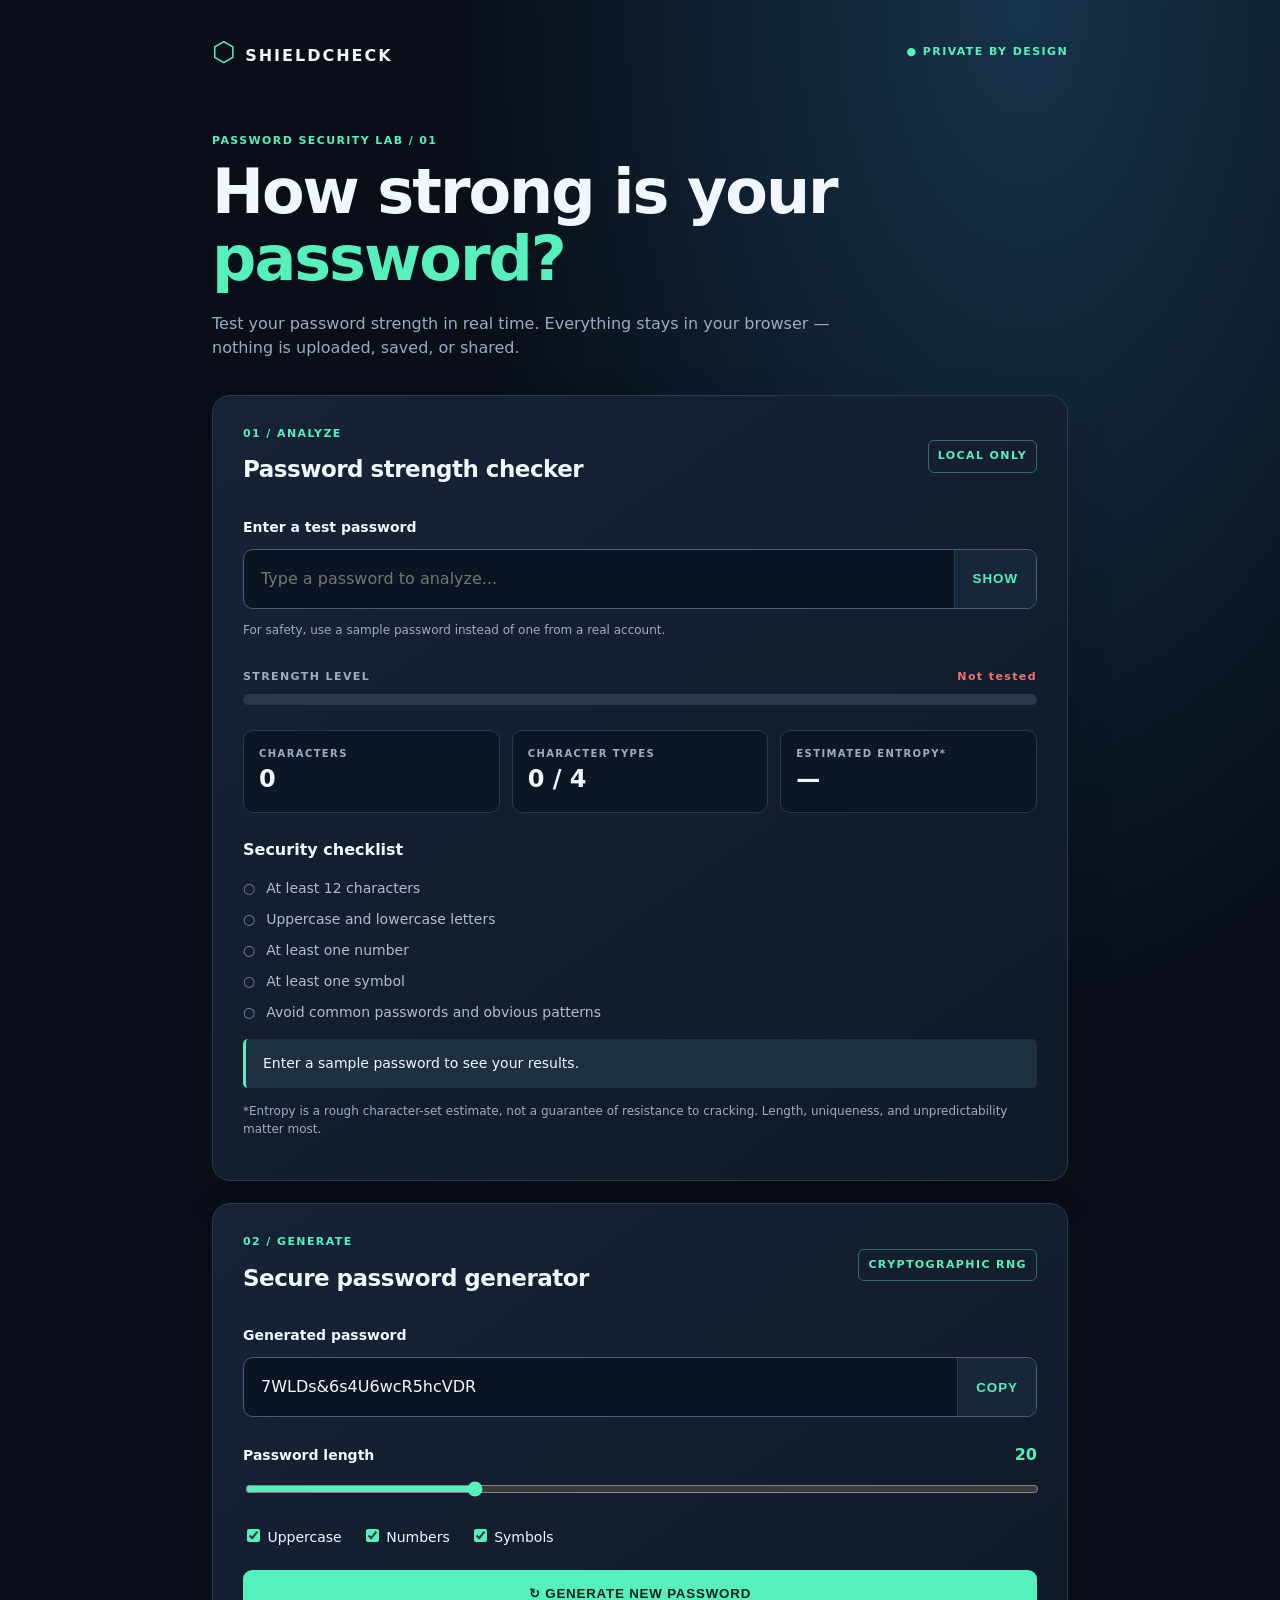
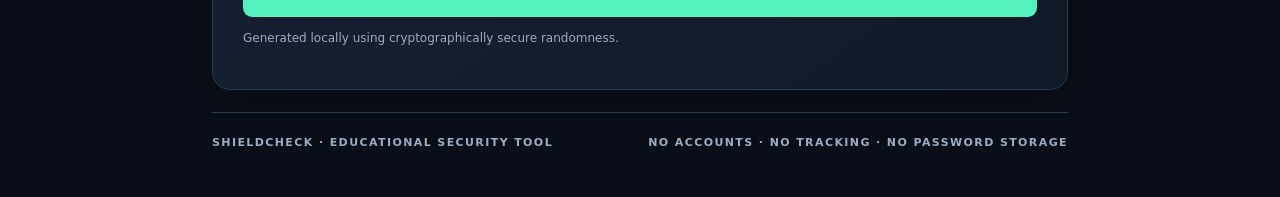
<file: index.html>
<!doctype html>
<!-- This tells the browser to use modern HTML5. -->

<!-- The html element contains the entire webpage. -->
<html lang="en">

<!-- The head contains settings and information about the website. -->
<head>

  <!-- UTF-8 supports letters, symbols, and special characters. -->
  <meta charset="utf-8">

  <!-- This makes the website fit different screen sizes. -->
  <meta name="viewport" content="width=device-width, initial-scale=1">

  <!-- This description summarizes the website for search engines. -->
  <meta name="description" content="A privacy-first password strength checker and secure password generator.">

  <!-- This limits referrer information sent to other websites. -->
  <meta name="referrer" content="no-referrer">

  <!-- The title appears in the browser tab. -->
  <title>ShieldCheck | Password Security Lab</title>

  <!-- This connects the external CSS file that controls the design. -->
  <link rel="stylesheet" href="style.css">

  <!-- This connects the external JavaScript file.
       defer waits until the HTML has been parsed before running it. -->
  <script src="script.js" defer></script>
</head>

<!-- The body contains everything visible on the webpage. -->
<body>

  <!-- The main element contains the primary website content. -->
  <main class="shell">

    <!-- This header displays the website name and privacy message.
         A class is a reusable name used to style elements with CSS.
         aria-hidden hides the decorative logo from screen readers. -->
    <header class="top"><div class="brand"><span class="logo" aria-hidden="true">⬡</span> SHIELDCHECK</div><span class="privacy">● PRIVATE BY DESIGN</span></header>

    <!-- This section introduces the password security tool.
         h1 is the main heading, and p creates a paragraph. -->
    <section class="hero"><p class="eyebrow">PASSWORD SECURITY LAB / 01</p><h1>How strong is your <em>password?</em></h1><p>Test your password strength in real time. Everything stays in your browser — nothing is uploaded, saved, or shared.</p></section>

    <!-- This section contains the password strength checker.
         aria-labelledby connects the section to its heading for accessibility. -->
    <section class="panel" aria-labelledby="check-heading">

      <!-- This displays the section heading and its LOCAL ONLY label.
           An id is a unique identifier used by JavaScript or HTML references. -->
      <div class="panel-header"><div><p class="eyebrow">01 / ANALYZE</p><h2 id="check-heading">Password strength checker</h2></div><span class="chip">LOCAL ONLY</span></div>

      <!-- The label describes the input field.
           The input accepts a test password, and the button shows or hides it.
           aria-describedby connects the input to its safety note. -->
      <label for="password">Enter a test password</label><div class="password-wrap"><input id="password" type="password" placeholder="Type a password to analyze..." autocomplete="off" spellcheck="false" autocapitalize="off" aria-describedby="privacy-note"><button id="toggle" type="button" aria-label="Show password">SHOW</button></div>

      <!-- This reminds users not to enter a real account password. -->
      <p class="note" id="privacy-note">For safety, use a sample password instead of one from a real account.</p>

      <!-- This displays the password strength rating and progress bar.
           aria-live announces rating changes to assistive technology.
           aria-valuenow communicates the current progress value. -->
      <div class="meter-header"><span>STRENGTH LEVEL</span><strong id="strength-label" aria-live="polite">Not tested</strong></div><div class="meter" role="progressbar" aria-label="Password strength" aria-valuemin="0" aria-valuemax="100" aria-valuenow="0" id="meter"><div id="meter-fill"></div></div>

      <!-- These elements display password statistics.
           JavaScript updates the character count, types, and entropy. -->
      <div class="stats"><div><span>CHARACTERS</span><strong id="length">0</strong></div><div><span>CHARACTER TYPES</span><strong id="types">0 / 4</strong></div><div><span>ESTIMATED ENTROPY*</span><strong id="entropy">—</strong></div></div>

      <!-- This unordered list contains password security requirements.
           Each li is a list item that JavaScript can mark as satisfied. -->
      <h3>Security checklist</h3><ul class="checklist" id="checklist"><li id="c-length">At least 12 characters</li><li id="c-upper">Uppercase and lowercase letters</li><li id="c-number">At least one number</li><li id="c-symbol">At least one symbol</li><li id="c-common">Avoid common passwords and obvious patterns</li></ul>

      <!-- These paragraphs display password advice and explain entropy. -->
      <p class="advice" id="advice" aria-live="polite">Enter a sample password to see your results.</p><p class="footnote">*Entropy is a rough character-set estimate, not a guarantee of resistance to cracking. Length, uniqueness, and unpredictability matter most.</p>

    </section>

    <!-- This section contains the secure password generator. -->
    <section class="panel" aria-labelledby="generate-heading">

      <!-- This heading introduces the generator and its security method.
           RNG means random number generator. -->
      <div class="panel-header"><div><p class="eyebrow">02 / GENERATE</p><h2 id="generate-heading">Secure password generator</h2></div><span class="chip">CRYPTOGRAPHIC RNG</span></div>

      <!-- This read-only input displays the generated password.
           The COPY button allows users to copy it to their clipboard. -->
      <label for="generated">Generated password</label><div class="password-wrap"><input id="generated" type="text" readonly aria-label="Generated password"><button id="copy" type="button">COPY</button></div>

      <!-- The range input is a slider for choosing password length.
           Checkboxes let users include uppercase letters, numbers, and symbols.
           The Generate button creates a new password.
           role="status" allows screen readers to announce status updates. -->
      <div class="range-head"><label for="size">Password length</label><strong id="size-label">20</strong></div><input id="size" type="range" min="12" max="40" value="20"><div class="options"><label><input type="checkbox" id="uppercase" checked> Uppercase</label><label><input type="checkbox" id="numbers" checked> Numbers</label><label><input type="checkbox" id="symbols" checked> Symbols</label></div><button class="primary" id="generate" type="button">↻ GENERATE NEW PASSWORD</button><p class="note" id="copy-status" role="status">Generated locally using your browser's secure random number generator.</p>

    </section>

    <!-- The footer displays information about the website's purpose and privacy. -->
    <footer><span>SHIELDCHECK · EDUCATIONAL SECURITY TOOL</span><span>NO ACCOUNTS · NO TRACKING · NO PASSWORD STORAGE</span></footer>

  </main>
</body>
</html>
</file>
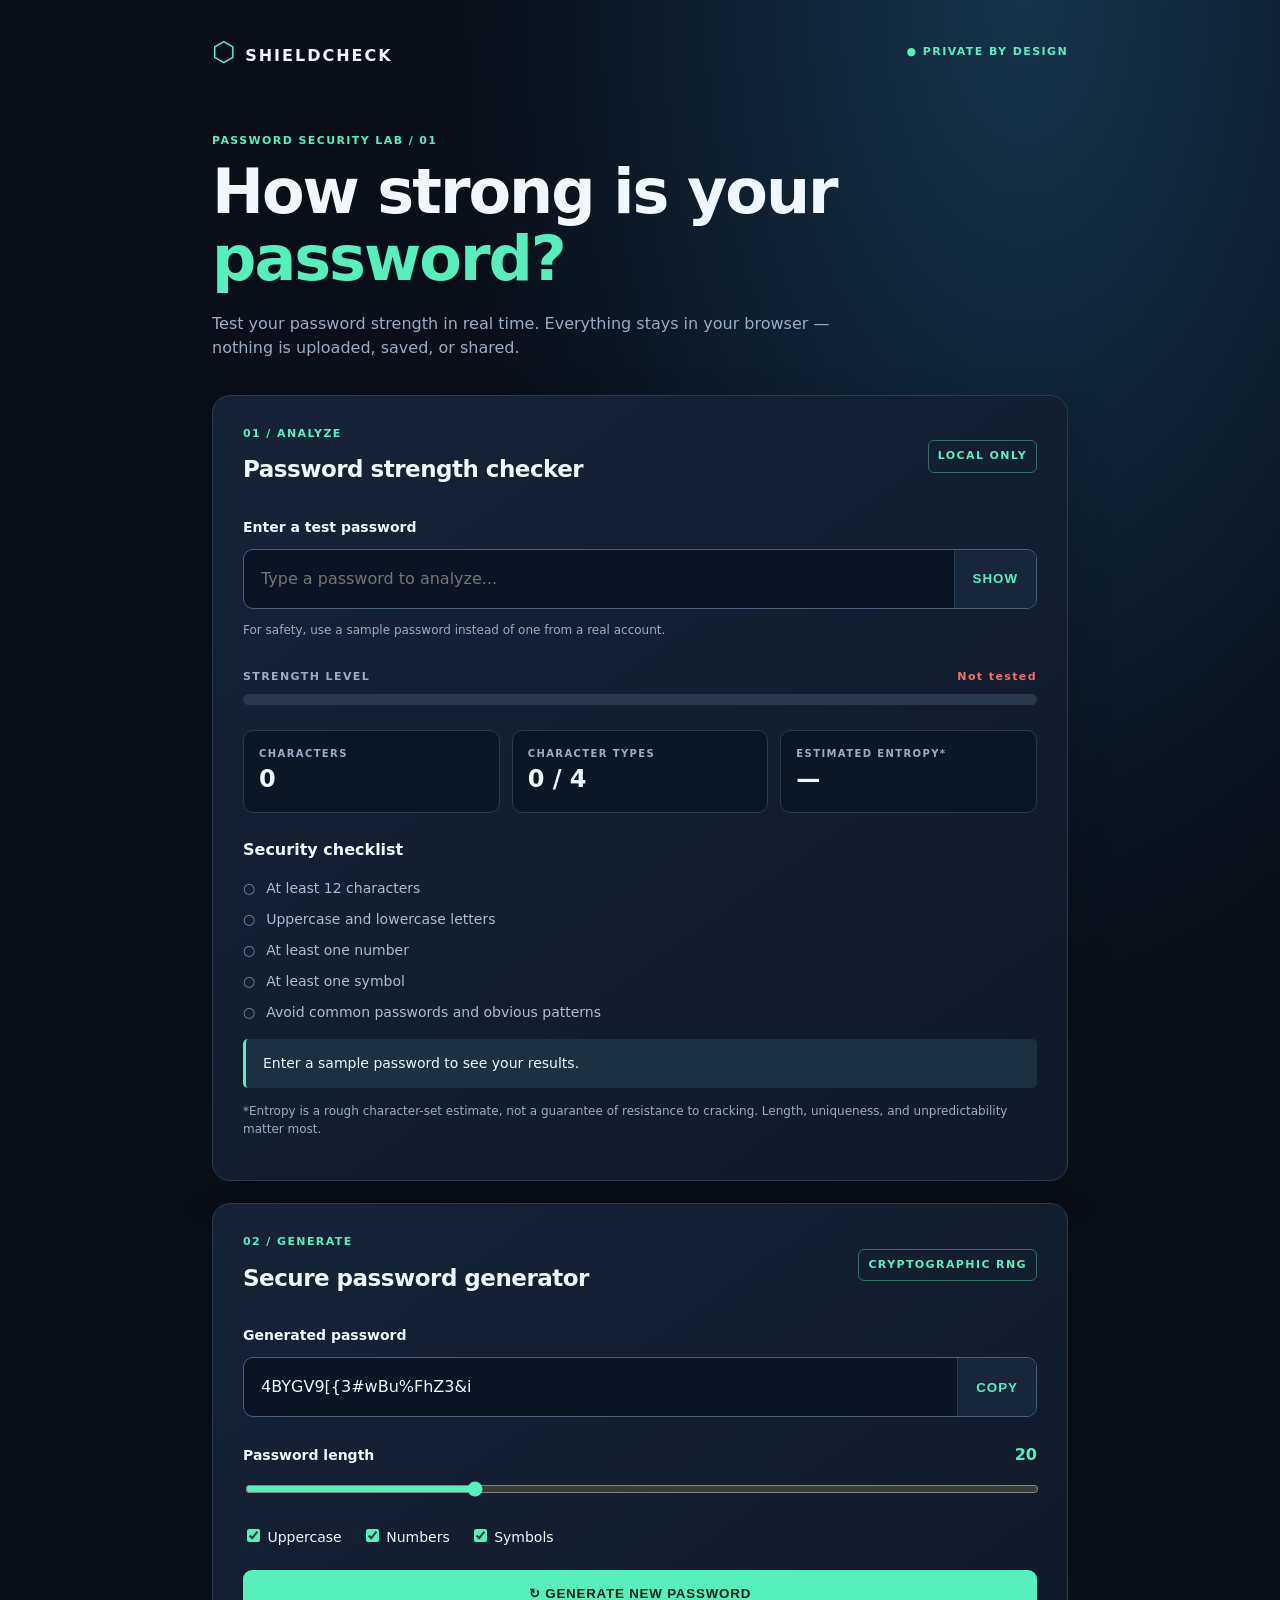
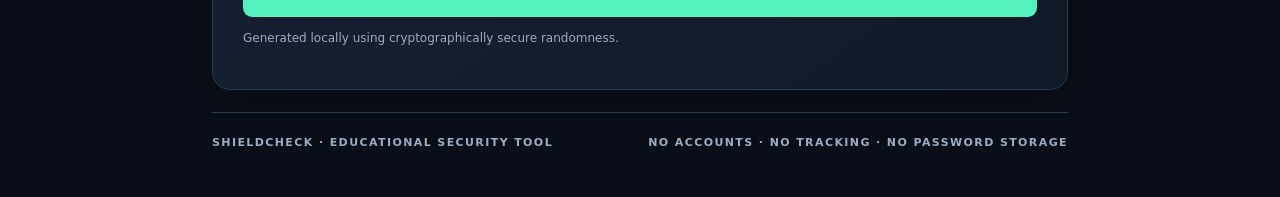
<file: password-strength-checker 2/index.html>
<!doctype html>
<html lang="en">
<head>
  <meta charset="utf-8">
  <meta name="viewport" content="width=device-width, initial-scale=1">
  <meta name="description" content="A privacy-first password strength checker and secure password generator.">
  <meta name="referrer" content="no-referrer">
  <title>ShieldCheck | Password Security Lab</title>
  <link rel="stylesheet" href="style.css">
  <script src="script.js" defer></script>
</head>
<body>
  <main class="shell">
    <header class="top"><div class="brand"><span class="logo" aria-hidden="true">⬡</span> SHIELDCHECK</div><span class="privacy">● PRIVATE BY DESIGN</span></header>
    <section class="hero"><p class="eyebrow">PASSWORD SECURITY LAB / 01</p><h1>How strong is your <em>password?</em></h1><p>Test your password strength in real time. Everything stays in your browser — nothing is uploaded, saved, or shared.</p></section>
    <section class="panel" aria-labelledby="check-heading"><div class="panel-header"><div><p class="eyebrow">01 / ANALYZE</p><h2 id="check-heading">Password strength checker</h2></div><span class="chip">LOCAL ONLY</span></div>
      <label for="password">Enter a test password</label><div class="password-wrap"><input id="password" type="password" placeholder="Type a password to analyze..." autocomplete="off" spellcheck="false" autocapitalize="off" aria-describedby="privacy-note"><button id="toggle" type="button" aria-label="Show password">SHOW</button></div>
      <p class="note" id="privacy-note">For safety, use a sample password instead of one from a real account.</p>
      <div class="meter-header"><span>STRENGTH LEVEL</span><strong id="strength-label" aria-live="polite">Not tested</strong></div><div class="meter" role="progressbar" aria-label="Password strength" aria-valuemin="0" aria-valuemax="100" aria-valuenow="0" id="meter"><div id="meter-fill"></div></div>
      <div class="stats"><div><span>CHARACTERS</span><strong id="length">0</strong></div><div><span>CHARACTER TYPES</span><strong id="types">0 / 4</strong></div><div><span>ESTIMATED ENTROPY*</span><strong id="entropy">—</strong></div></div>
      <h3>Security checklist</h3><ul class="checklist" id="checklist"><li id="c-length">At least 12 characters</li><li id="c-upper">Uppercase and lowercase letters</li><li id="c-number">At least one number</li><li id="c-symbol">At least one symbol</li><li id="c-common">Avoid common passwords and obvious patterns</li></ul>
      <p class="advice" id="advice" aria-live="polite">Enter a sample password to see your results.</p><p class="footnote">*Entropy is a rough character-set estimate, not a guarantee of resistance to cracking. Length, uniqueness, and unpredictability matter most.</p>
    </section>
    <section class="panel" aria-labelledby="generate-heading"><div class="panel-header"><div><p class="eyebrow">02 / GENERATE</p><h2 id="generate-heading">Secure password generator</h2></div><span class="chip">CRYPTOGRAPHIC RNG</span></div>
      <label for="generated">Generated password</label><div class="password-wrap"><input id="generated" type="text" readonly aria-label="Generated password"><button id="copy" type="button">COPY</button></div>
      <div class="range-head"><label for="size">Password length</label><strong id="size-label">20</strong></div><input id="size" type="range" min="12" max="40" value="20"><div class="options"><label><input type="checkbox" id="uppercase" checked> Uppercase</label><label><input type="checkbox" id="numbers" checked> Numbers</label><label><input type="checkbox" id="symbols" checked> Symbols</label></div><button class="primary" id="generate" type="button">↻ GENERATE NEW PASSWORD</button><p class="note" id="copy-status" role="status">Generated locally using your browser's secure random number generator.</p>
    </section>
    <footer><span>SHIELDCHECK · EDUCATIONAL SECURITY TOOL</span><span>NO ACCOUNTS · NO TRACKING · NO PASSWORD STORAGE</span></footer>
  </main>
</body>
</html>
</file>
<file: style.css>
/* The :root selector defines global CSS variables.
   Variables beginning with -- store reusable colors.
   color-scheme: dark tells the browser this site uses a dark theme. */
:root{color-scheme:dark;--bg:#090e18;--panel:#111a29;--line:#2a3b50;--text:#f1f7ff;--muted:#9aadc2;--accent:#55f0bb}

/* Apply border-box sizing to all elements.
   This includes padding and borders in an element's total width. */
*{box-sizing:border-box}

/* Set the page background, font, text color, and line spacing.
   radial-gradient creates the subtle colored glow in the background.
   var() retrieves colors defined in :root. */
body{margin:0;background:radial-gradient(ellipse at 80% 0%,#16334a 0%,transparent 40%),var(--bg);font-family:Inter,ui-sans-serif,system-ui,-apple-system,Segoe UI,sans-serif;color:var(--text);line-height:1.5}

/* Center the website content and limit its maximum width. */
.shell{max-width:900px;margin:auto;padding:24px 22px 45px}

/* Flexbox arranges elements in rows.
   These shared rules space headings and labels apart. */
.top,footer,.panel-header,.meter-header,.range-head{display:flex;align-items:center;justify-content:space-between;gap:15px}

/* Add space below the website header. */
.top{padding:8px 0 60px}

/* Make the ShieldCheck brand name bold and spaced out. */
.brand{font-weight:900;letter-spacing:2px}

/* Give the logo its green accent color and larger size. */
.logo{color:var(--accent);font-size:27px}

/* Apply consistent small uppercase-style text formatting.
   letter-spacing controls the space between characters. */
.privacy,.chip,.eyebrow,.meter-header,.stats span,footer{font-size:11px;font-weight:750;letter-spacing:1.4px}

/* Highlight the privacy message in green. */
.privacy{color:var(--accent)}

/* Add spacing below the introduction section. */
.hero{margin-bottom:35px}

/* Style the small section labels in green. */
.eyebrow{color:var(--accent);margin:0 0 10px}

/* Style the main heading.
   clamp() adjusts its font size based on screen width. */
h1{font-size:clamp(36px,6vw,62px);letter-spacing:-2px;line-height:1.08;max-width:750px;margin:0 0 19px}

/* Highlight the emphasized word in the heading. */
h1 em{font-style:normal;color:var(--accent)}

/* Style the introductory paragraph below the main heading. */
.hero>p:last-child{color:var(--muted);max-width:650px;font-size:16px}

/* Style the two main panels with gradients, borders,
   rounded corners, spacing, and shadows. */
.panel{background:linear-gradient(145deg,#162337,#101927);border:1px solid var(--line);border-radius:18px;padding:30px;margin:22px 0;box-shadow:0 16px 45px #0002}

/* Add space below each panel heading. */
.panel-header{margin-bottom:28px}

/* Set the size and spacing of panel titles. */
.panel-header h2{font-size:23px;margin:0;letter-spacing:-.5px}

/* Style the LOCAL ONLY and CRYPTOGRAPHIC RNG badges. */
.chip{color:var(--accent);border:1px solid #376c61;padding:7px 9px;border-radius:6px;white-space:nowrap}

/* Style labels above form inputs. */
label{font-size:14px;font-weight:650}

/* Create the bordered container around password inputs and buttons. */
.password-wrap{display:flex;border:1px solid #496078;border-radius:10px;margin-top:10px;overflow:hidden;background:#0b1422}

/* Highlight the password input container when it has keyboard focus. */
.password-wrap:focus-within{outline:2px solid var(--accent);outline-offset:2px}

/* Style the text fields where passwords appear. */
.password-wrap input{background:transparent;color:var(--text);border:0;padding:17px;font:inherit;min-width:0;flex:1;outline:none}

/* Style the SHOW, HIDE, and COPY buttons. */
.password-wrap button{border:0;border-left:1px solid var(--line);color:var(--accent);background:#172639;padding:0 18px;cursor:pointer;font-weight:800;letter-spacing:1px}

/* Change button background color when the mouse hovers over it. */
.password-wrap button:hover{background:#253c50}

/* Style smaller explanatory notes using muted text. */
.note,.footnote{color:var(--muted);font-size:12px}

/* Position the strength meter heading and label. */
.meter-header{margin:30px 0 9px;color:var(--muted)}

/* Set the default color of the strength rating. */
#strength-label{color:var(--text)}

/* Create the background of the password strength bar. */
.meter{height:11px;background:#29384a;border-radius:20px;overflow:hidden}

/* Control the strength bar's fill and smooth transitions.
   JavaScript changes its width and color when analyzing a password. */
.meter>div{height:100%;width:0%;background:#f07171;transition:width .2s,background .2s}

/* CSS Grid arranges the three password statistics into columns. */
.stats{display:grid;grid-template-columns:repeat(3,1fr);gap:12px;margin:25px 0}

/* Style each statistics box. */
.stats>div{border:1px solid var(--line);background:#0c1726;border-radius:10px;padding:15px}

/* Style the small labels inside the statistics boxes. */
.stats span{display:block;color:var(--muted);font-size:10px}

/* Make the statistics values larger. */
.stats strong{font-size:24px}

/* Style smaller section headings. */
h3{font-size:16px}

/* Remove default list bullets and space out checklist items. */
.checklist{list-style:none;padding:0;display:grid;gap:10px}

/* Set the text color and size of checklist items. */
.checklist li{color:#aebdd0;font-size:14px}

/* Display an empty circle before an incomplete requirement. */
.checklist li:before{content:'○';color:#778da5;margin-right:11px}

/* Display a green checkmark when a requirement is satisfied.
   The .ok class is added by JavaScript. */
.checklist li.ok:before{content:'✓';color:var(--accent)}

/* Change the text color of completed checklist requirements. */
.checklist li.ok{color:#e3f6ef}

/* Style the password advice message with a colored background
   and green left border. */
.advice{padding:14px 17px;background:#1c3040;border-left:3px solid var(--accent);border-radius:5px;font-size:14px}

/* Add spacing around the password length controls. */
.range-head{margin:26px 0 12px}

/* Highlight the selected password length in green. */
.range-head strong{color:var(--accent)}

/* Make the password length slider fill its container.
   accent-color changes the browser's slider highlight color. */
input[type=range]{width:100%;accent-color:var(--accent)}

/* Arrange password generation options in a flexible row.
   flex-wrap allows options to move to another line if needed. */
.options{display:flex;flex-wrap:wrap;gap:20px;margin:22px 0}

/* Set the font weight for option labels. */
.options label{font-weight:500}

/* Give the option checkboxes the green accent color. */
.options input{accent-color:var(--accent)}

/* Style the main Generate Password button. */
.primary{background:var(--accent);border:0;color:#06231b;font-weight:900;letter-spacing:.8px;padding:16px 24px;border-radius:9px;cursor:pointer;width:100%}

/* Make the Generate button lighter when hovered over. */
.primary:hover{background:#93ffda}

/* Display a visible outline when buttons or inputs receive
   keyboard focus, improving accessibility. */
button:focus-visible,input:focus-visible{outline:2px solid #fff;outline-offset:3px}

/* Style the footer with a top border and flexible layout. */
footer{border-top:1px solid var(--line);padding-top:22px;color:var(--muted);flex-wrap:wrap}

/* A media query applies different CSS rules on smaller screens.
   These rules activate when the screen width is 600px or less,
   making the website easier to use on phones. */
@media(max-width:600px){

/* Reduce page padding on smaller screens. */
.shell{padding:16px}

/* Reduce the space below the header. */
.top{padding-bottom:40px}

/* Make the privacy message smaller. */
.privacy{font-size:9px}

/* Reduce padding inside the main panels. */
.panel{padding:20px 16px}

/* Align panel headings toward the top. */
.panel-header{align-items:flex-start}

/* Reduce badge text size. */
.chip{font-size:9px}

/* Reduce spacing between statistics boxes. */
.stats{gap:7px}

/* Reduce padding inside statistics boxes. */
.stats>div{padding:10px 7px}

/* Make statistics labels smaller on mobile devices. */
.stats span{font-size:8px;letter-spacing:.3px}

/* Make statistics values smaller on mobile devices. */
.stats strong{font-size:20px}
}
</file>
<file: password-strength-checker 2/style.css>
:root{color-scheme:dark;--bg:#090e18;--panel:#111a29;--line:#2a3b50;--text:#f1f7ff;--muted:#9aadc2;--accent:#55f0bb}*{box-sizing:border-box}body{margin:0;background:radial-gradient(ellipse at 80% 0%,#16334a 0%,transparent 40%),var(--bg);font-family:Inter,ui-sans-serif,system-ui,-apple-system,Segoe UI,sans-serif;color:var(--text);line-height:1.5}.shell{max-width:900px;margin:auto;padding:24px 22px 45px}.top,footer,.panel-header,.meter-header,.range-head{display:flex;align-items:center;justify-content:space-between;gap:15px}.top{padding:8px 0 60px}.brand{font-weight:900;letter-spacing:2px}.logo{color:var(--accent);font-size:27px}.privacy,.chip,.eyebrow,.meter-header,.stats span,footer{font-size:11px;font-weight:750;letter-spacing:1.4px}.privacy{color:var(--accent)}.hero{margin-bottom:35px}.eyebrow{color:var(--accent);margin:0 0 10px}h1{font-size:clamp(36px,6vw,62px);letter-spacing:-2px;line-height:1.08;max-width:750px;margin:0 0 19px}h1 em{font-style:normal;color:var(--accent)}.hero>p:last-child{color:var(--muted);max-width:650px;font-size:16px}.panel{background:linear-gradient(145deg,#162337,#101927);border:1px solid var(--line);border-radius:18px;padding:30px;margin:22px 0;box-shadow:0 16px 45px #0002}.panel-header{margin-bottom:28px}.panel-header h2{font-size:23px;margin:0;letter-spacing:-.5px}.chip{color:var(--accent);border:1px solid #376c61;padding:7px 9px;border-radius:6px;white-space:nowrap}label{font-size:14px;font-weight:650}.password-wrap{display:flex;border:1px solid #496078;border-radius:10px;margin-top:10px;overflow:hidden;background:#0b1422}.password-wrap:focus-within{outline:2px solid var(--accent);outline-offset:2px}.password-wrap input{background:transparent;color:var(--text);border:0;padding:17px;font:inherit;min-width:0;flex:1;outline:none}.password-wrap button{border:0;border-left:1px solid var(--line);color:var(--accent);background:#172639;padding:0 18px;cursor:pointer;font-weight:800;letter-spacing:1px}.password-wrap button:hover{background:#253c50}.note,.footnote{color:var(--muted);font-size:12px}.meter-header{margin:30px 0 9px;color:var(--muted)}#strength-label{color:var(--text)}.meter{height:11px;background:#29384a;border-radius:20px;overflow:hidden}.meter>div{height:100%;width:0%;background:#f07171;transition:width .2s,background .2s}.stats{display:grid;grid-template-columns:repeat(3,1fr);gap:12px;margin:25px 0}.stats>div{border:1px solid var(--line);background:#0c1726;border-radius:10px;padding:15px}.stats span{display:block;color:var(--muted);font-size:10px}.stats strong{font-size:24px}h3{font-size:16px}.checklist{list-style:none;padding:0;display:grid;gap:10px}.checklist li{color:#aebdd0;font-size:14px}.checklist li:before{content:'○';color:#778da5;margin-right:11px}.checklist li.ok:before{content:'✓';color:var(--accent)}.checklist li.ok{color:#e3f6ef}.advice{padding:14px 17px;background:#1c3040;border-left:3px solid var(--accent);border-radius:5px;font-size:14px}.range-head{margin:26px 0 12px}.range-head strong{color:var(--accent)}input[type=range]{width:100%;accent-color:var(--accent)}.options{display:flex;flex-wrap:wrap;gap:20px;margin:22px 0}.options label{font-weight:500}.options input{accent-color:var(--accent)}.primary{background:var(--accent);border:0;color:#06231b;font-weight:900;letter-spacing:.8px;padding:16px 24px;border-radius:9px;cursor:pointer;width:100%}.primary:hover{background:#93ffda}button:focus-visible,input:focus-visible{outline:2px solid #fff;outline-offset:3px}footer{border-top:1px solid var(--line);padding-top:22px;color:var(--muted);flex-wrap:wrap}@media(max-width:600px){.shell{padding:16px}.top{padding-bottom:40px}.privacy{font-size:9px}.panel{padding:20px 16px}.panel-header{align-items:flex-start}.chip{font-size:9px}.stats{gap:7px}.stats>div{padding:10px 7px}.stats span{font-size:8px;letter-spacing:.3px}.stats strong{font-size:20px}}
</file>
